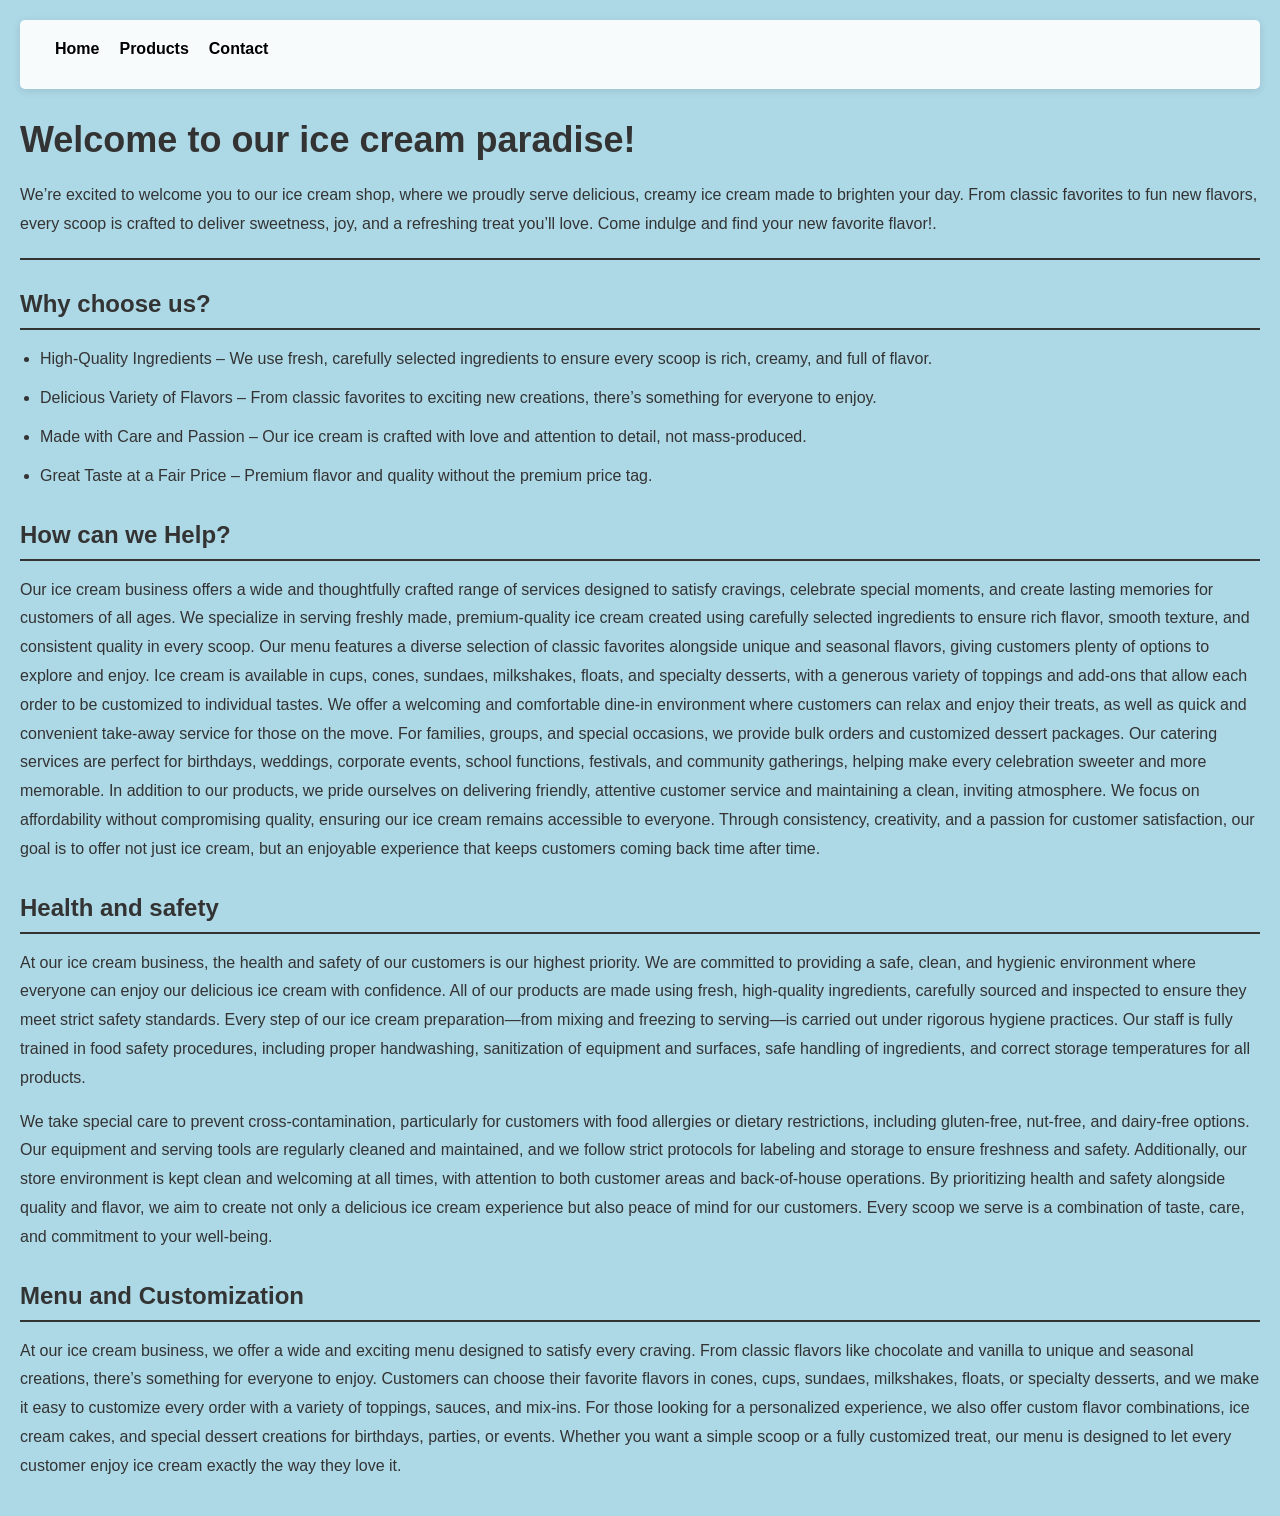
<file: index.html>
<!DOCTYPE html>
<html lang="en">
<head>
     <meta charset="utf-8">
	 <title>home page</title>
	 <style>
	   * {
	     margin: 0;
	     padding: 0;
	     box-sizing: border-box;
	   }
	   
	   body {
	     background-color: lightblue;
	     font-family: Arial, sans-serif;
	     padding: 20px;
	   }
	   
	   header {
	     margin-bottom: 30px;
	   }
	   
	   .navbar {
	     background-color: rgba(255, 255, 255, 0.9);
	     padding: 15px;
	     border-radius: 5px;
	     box-shadow: 0 2px 8px rgba(0,0,0,0.1);
	   }
	   
	   .navbar ul {
	     list-style-type: none;
	     display: flex;
	     gap: 20px;
	   }
	   
	   .navbar a {
	     color: black;
	     text-decoration: none;
	     font-weight: bold;
	     font-size: 16px;
	   }
	   
	   .navbar a:hover {
	     text-decoration: underline;
	   }
	   
	   h1 {
	     font-size: 36px;
	     margin-bottom: 20px;
	     color: #333;
	   }
	   
	   h2 {
	     font-size: 24px;
	     margin-top: 30px;
	     margin-bottom: 15px;
	     color: #333;
	     border-bottom: 2px solid #333;
	     padding-bottom: 10px;
	   }
	   
	   p {
	     line-height: 1.8;
	     color: #333;
	     margin-bottom: 15px;
	   }
	   
	   ul {
	     margin-left: 20px;
	     line-height: 1.8;
	   }
	   
	   li {
	     margin-bottom: 10px;
	     color: #333;
	   }
	   
	   hr {
	     margin: 20px 0;
	     border: none;
	     border-top: 2px solid #333;
	   }
	 </style>
</head>

<body>
     <header>
	<nav class="navbar">
    <ul>
        <li><a href="index.html">Home</a></li>
        <li><a href="products.html">Products</a></li>
        <li><a href="contact.html">Contact</a></li>
    </ul>
</nav>

	 
	 </header>
	 <h1>Welcome to our ice cream paradise!</h1>
	 <p>We’re excited to welcome you to our ice cream shop, where we proudly serve delicious, creamy ice cream made to brighten your day. From classic favorites to fun new flavors, every scoop is crafted to deliver sweetness, joy, and a refreshing treat you’ll love. Come indulge and find your new favorite flavor!.</p>

<hr>

<h2>Why choose us?</h2>
<ul>
    <li>High-Quality Ingredients – We use fresh, carefully selected ingredients to ensure every scoop is rich, creamy, and full of flavor.</li>
	<li>Delicious Variety of Flavors – From classic favorites to exciting new creations, there’s something for everyone to enjoy.</li>
	<li>Made with Care and Passion – Our ice cream is crafted with love and attention to detail, not mass-produced.</li>
	<li>Great Taste at a Fair Price – Premium flavor and quality without the premium price tag.</li>
	</ul>
	
<h2> How can we Help?</h2>
 
     <p>Our ice cream business offers a wide and thoughtfully crafted range of services designed to satisfy cravings, celebrate special moments, and create lasting memories for customers of all ages. We specialize in serving freshly made, premium-quality ice cream created using carefully selected ingredients to ensure rich flavor, smooth texture, and consistent quality in every scoop. Our menu features a diverse selection of classic favorites alongside unique and seasonal flavors, giving customers plenty of options to explore and enjoy. Ice cream is available in cups, cones, sundaes, milkshakes, floats, and specialty desserts, with a generous variety of toppings and add-ons that allow each order to be customized to individual tastes.

We offer a welcoming and comfortable dine-in environment where customers can relax and enjoy their treats, as well as quick and convenient take-away service for those on the move. For families, groups, and special occasions, we provide bulk orders and customized dessert packages. Our catering services are perfect for birthdays, weddings, corporate events, school functions, festivals, and community gatherings, helping make every celebration sweeter and more memorable.

In addition to our products, we pride ourselves on delivering friendly, attentive customer service and maintaining a clean, inviting atmosphere. We focus on affordability without compromising quality, ensuring our ice cream remains accessible to everyone. Through consistency, creativity, and a passion for customer satisfaction, our goal is to offer not just ice cream, but an enjoyable experience that keeps customers coming back time after time.</p>

    <h2>Health and safety</h2>
	 
	<p>At our ice cream business, the health and safety of our customers is our highest priority. We are committed to providing a safe, clean, and hygienic environment where everyone can enjoy our delicious ice cream with confidence. All of our products are made using fresh, high-quality ingredients, carefully sourced and inspected to ensure they meet strict safety standards. Every step of our ice cream preparation—from mixing and freezing to serving—is carried out under rigorous hygiene practices. Our staff is fully trained in food safety procedures, including proper handwashing, sanitization of equipment and surfaces, safe handling of ingredients, and correct storage temperatures for all products.</p>
	<p>We take special care to prevent cross-contamination, particularly for customers with food allergies or dietary restrictions, including gluten-free, nut-free, and dairy-free options. Our equipment and serving tools are regularly cleaned and maintained, and we follow strict protocols for labeling and storage to ensure freshness and safety. Additionally, our store environment is kept clean and welcoming at all times, with attention to both customer areas and back-of-house operations.

By prioritizing health and safety alongside quality and flavor, we aim to create not only a delicious ice cream experience but also peace of mind for our customers. Every scoop we serve is a combination of taste, care, and commitment to your well-being.</p>
  
    <h2> Menu and Customization</h2>
	
	<p>At our ice cream business, we offer a wide and exciting menu designed to satisfy every craving. From classic flavors like chocolate and vanilla to unique and seasonal creations, there’s something for everyone to enjoy. Customers can choose their favorite flavors in cones, cups, sundaes, milkshakes, floats, or specialty desserts, and we make it easy to customize every order with a variety of toppings, sauces, and mix-ins. For those looking for a personalized experience, we also offer custom flavor combinations, ice cream cakes, and special dessert creations for birthdays, parties, or events. Whether you want a simple scoop or a fully customized treat, our menu is designed to let every customer enjoy ice cream exactly the way they love it.</P>
</file>
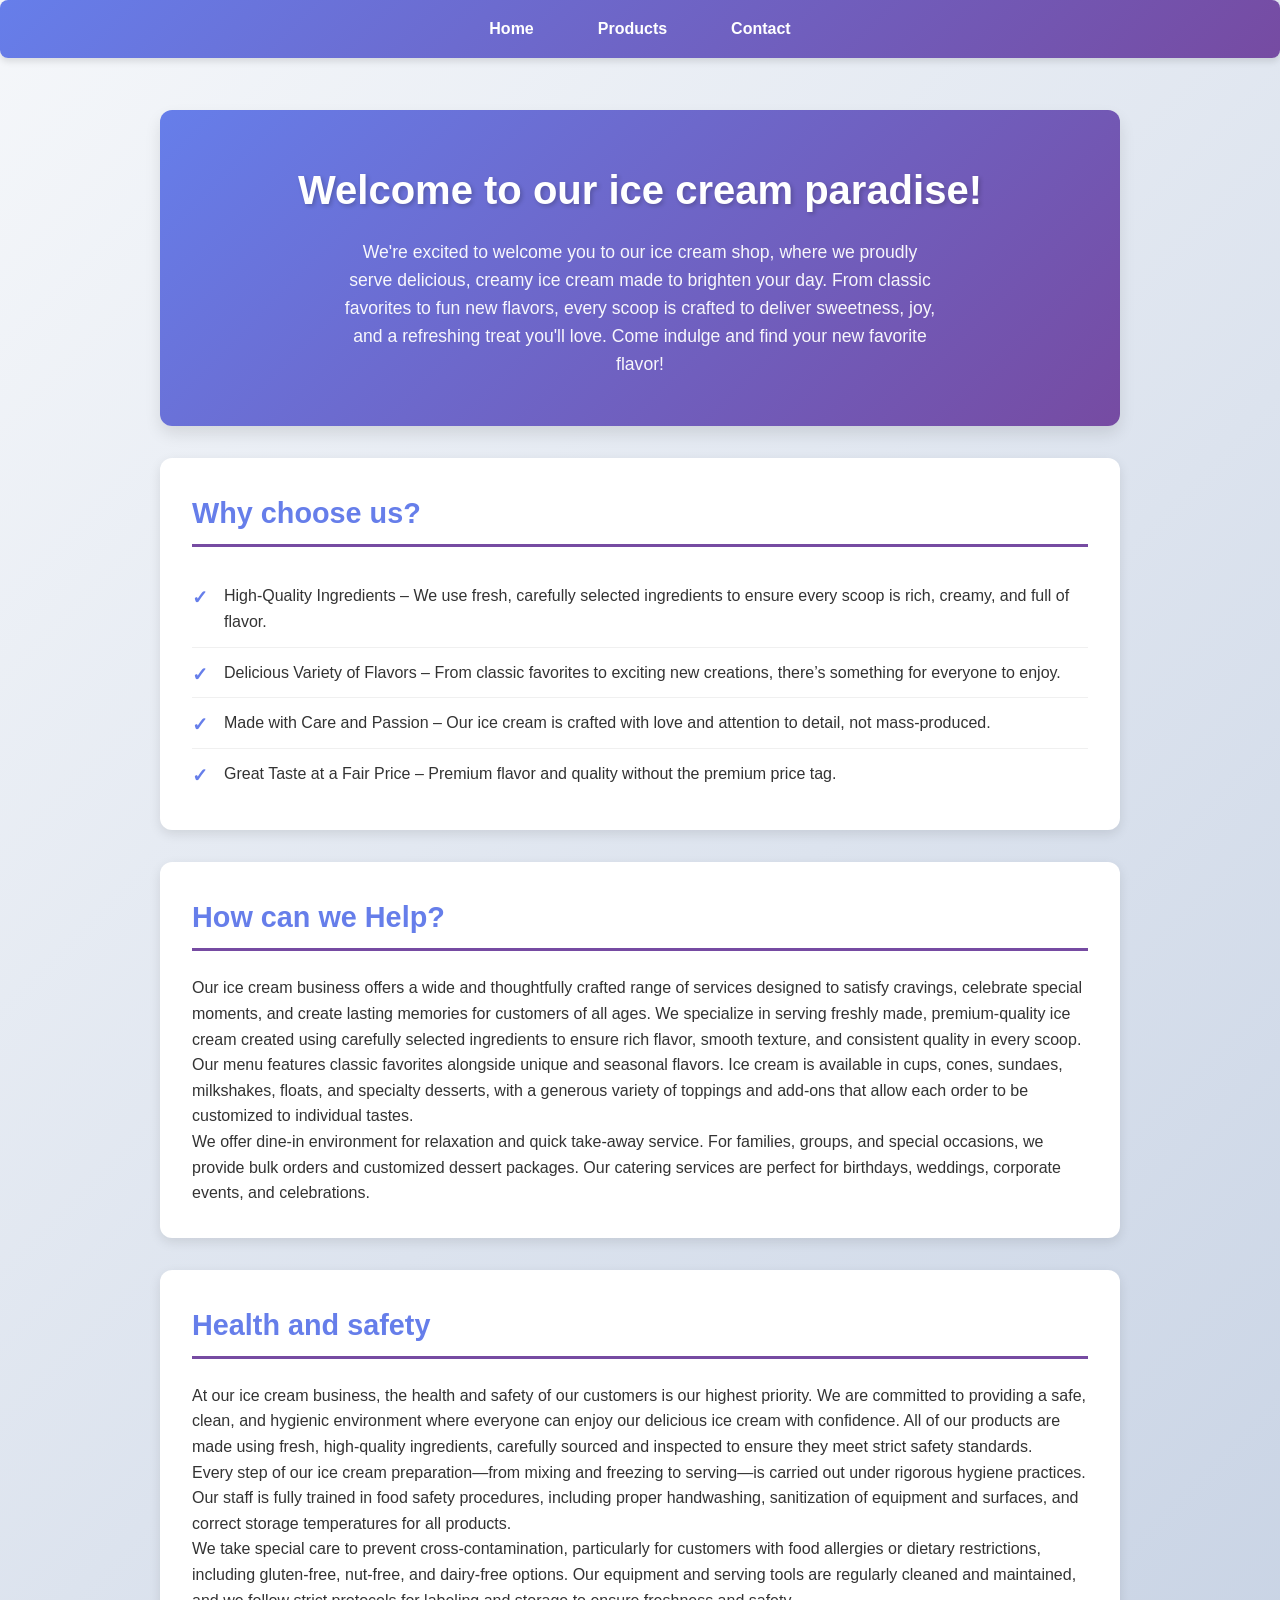
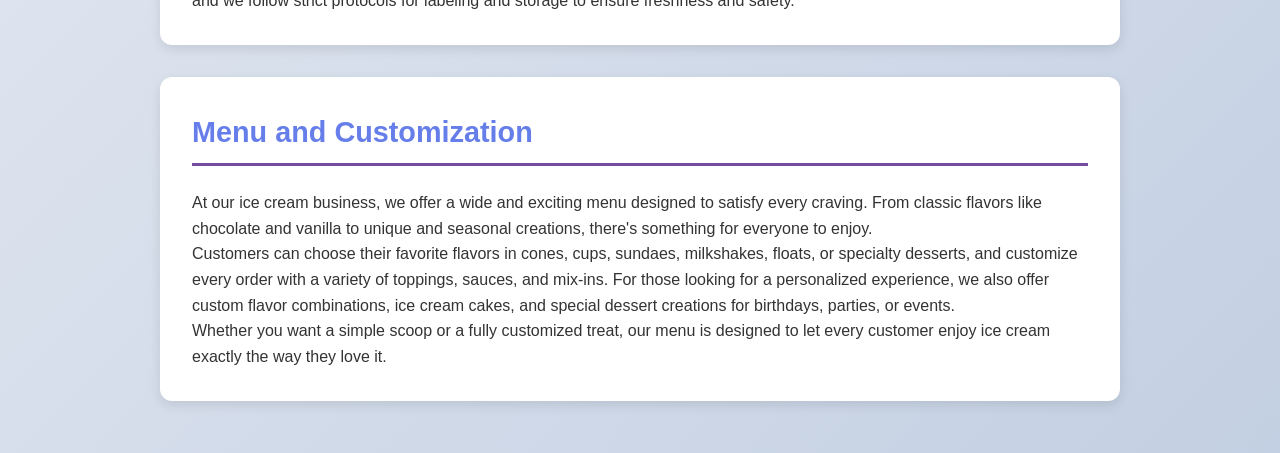
<file: HTML/Index.html>
<!DOCTYPE html>
<html lang="en">
<head>
  <meta charset="utf-8">
  <meta name="viewport" content="width=device-width, initial-scale=1.0">
  <title>Home - Ice Cream Shop</title>
  <link rel="stylesheet" href="CSS/style.css">
</head>

<body>
  <nav class="navbar">
    <ul>
      <li><a href="index.html">Home</a></li>
      <li><a href="products.html">Products</a></li>
      <li><a href="contact.html">Contact</a></li>
    </ul>
  </nav>
	 
	 <div class="container">
	 
	 <div class="header-section">
	   <h1>Welcome to our ice cream paradise!</h1>
	   <p>We're excited to welcome you to our ice cream shop, where we proudly serve delicious, creamy ice cream made to brighten your day. From classic favorites to fun new flavors, every scoop is crafted to deliver sweetness, joy, and a refreshing treat you'll love. Come indulge and find your new favorite flavor!</p>
	 </div>

	 <div class="section">
	   <h2>Why choose us?</h2>
<ul>
    <li>High-Quality Ingredients – We use fresh, carefully selected ingredients to ensure every scoop is rich, creamy, and full of flavor.</li>
	<li>Delicious Variety of Flavors – From classic favorites to exciting new creations, there’s something for everyone to enjoy.</li>
	<li>Made with Care and Passion – Our ice cream is crafted with love and attention to detail, not mass-produced.</li>
	<li>Great Taste at a Fair Price – Premium flavor and quality without the premium price tag.</li>
	   </ul>
	 </div>
	 
	 <div class="section">
	   <h2>How can we Help?</h2>
	   <p>Our ice cream business offers a wide and thoughtfully crafted range of services designed to satisfy cravings, celebrate special moments, and create lasting memories for customers of all ages. We specialize in serving freshly made, premium-quality ice cream created using carefully selected ingredients to ensure rich flavor, smooth texture, and consistent quality in every scoop.</p>
	   
	   <p>Our menu features classic favorites alongside unique and seasonal flavors. Ice cream is available in cups, cones, sundaes, milkshakes, floats, and specialty desserts, with a generous variety of toppings and add-ons that allow each order to be customized to individual tastes.</p>
	   
	   <p>We offer dine-in environment for relaxation and quick take-away service. For families, groups, and special occasions, we provide bulk orders and customized dessert packages. Our catering services are perfect for birthdays, weddings, corporate events, and celebrations.</p>
	 </div>
	 
	 <div class="section">
	   <h2>Health and safety</h2>
	   <p>At our ice cream business, the health and safety of our customers is our highest priority. We are committed to providing a safe, clean, and hygienic environment where everyone can enjoy our delicious ice cream with confidence. All of our products are made using fresh, high-quality ingredients, carefully sourced and inspected to ensure they meet strict safety standards.</p>
	   
	   <p>Every step of our ice cream preparation—from mixing and freezing to serving—is carried out under rigorous hygiene practices. Our staff is fully trained in food safety procedures, including proper handwashing, sanitization of equipment and surfaces, and correct storage temperatures for all products.</p>
	   
	   <p>We take special care to prevent cross-contamination, particularly for customers with food allergies or dietary restrictions, including gluten-free, nut-free, and dairy-free options. Our equipment and serving tools are regularly cleaned and maintained, and we follow strict protocols for labeling and storage to ensure freshness and safety.</p>
	 </div>
	 
	 <div class="section">
	   <h2>Menu and Customization</h2>
	   <p>At our ice cream business, we offer a wide and exciting menu designed to satisfy every craving. From classic flavors like chocolate and vanilla to unique and seasonal creations, there's something for everyone to enjoy.</p>
	   
	   <p>Customers can choose their favorite flavors in cones, cups, sundaes, milkshakes, floats, or specialty desserts, and customize every order with a variety of toppings, sauces, and mix-ins. For those looking for a personalized experience, we also offer custom flavor combinations, ice cream cakes, and special dessert creations for birthdays, parties, or events.</p>
	   
	   <p>Whether you want a simple scoop or a fully customized treat, our menu is designed to let every customer enjoy ice cream exactly the way they love it.</p>
	 </div>
	 
	 </div>

</body>
</file>
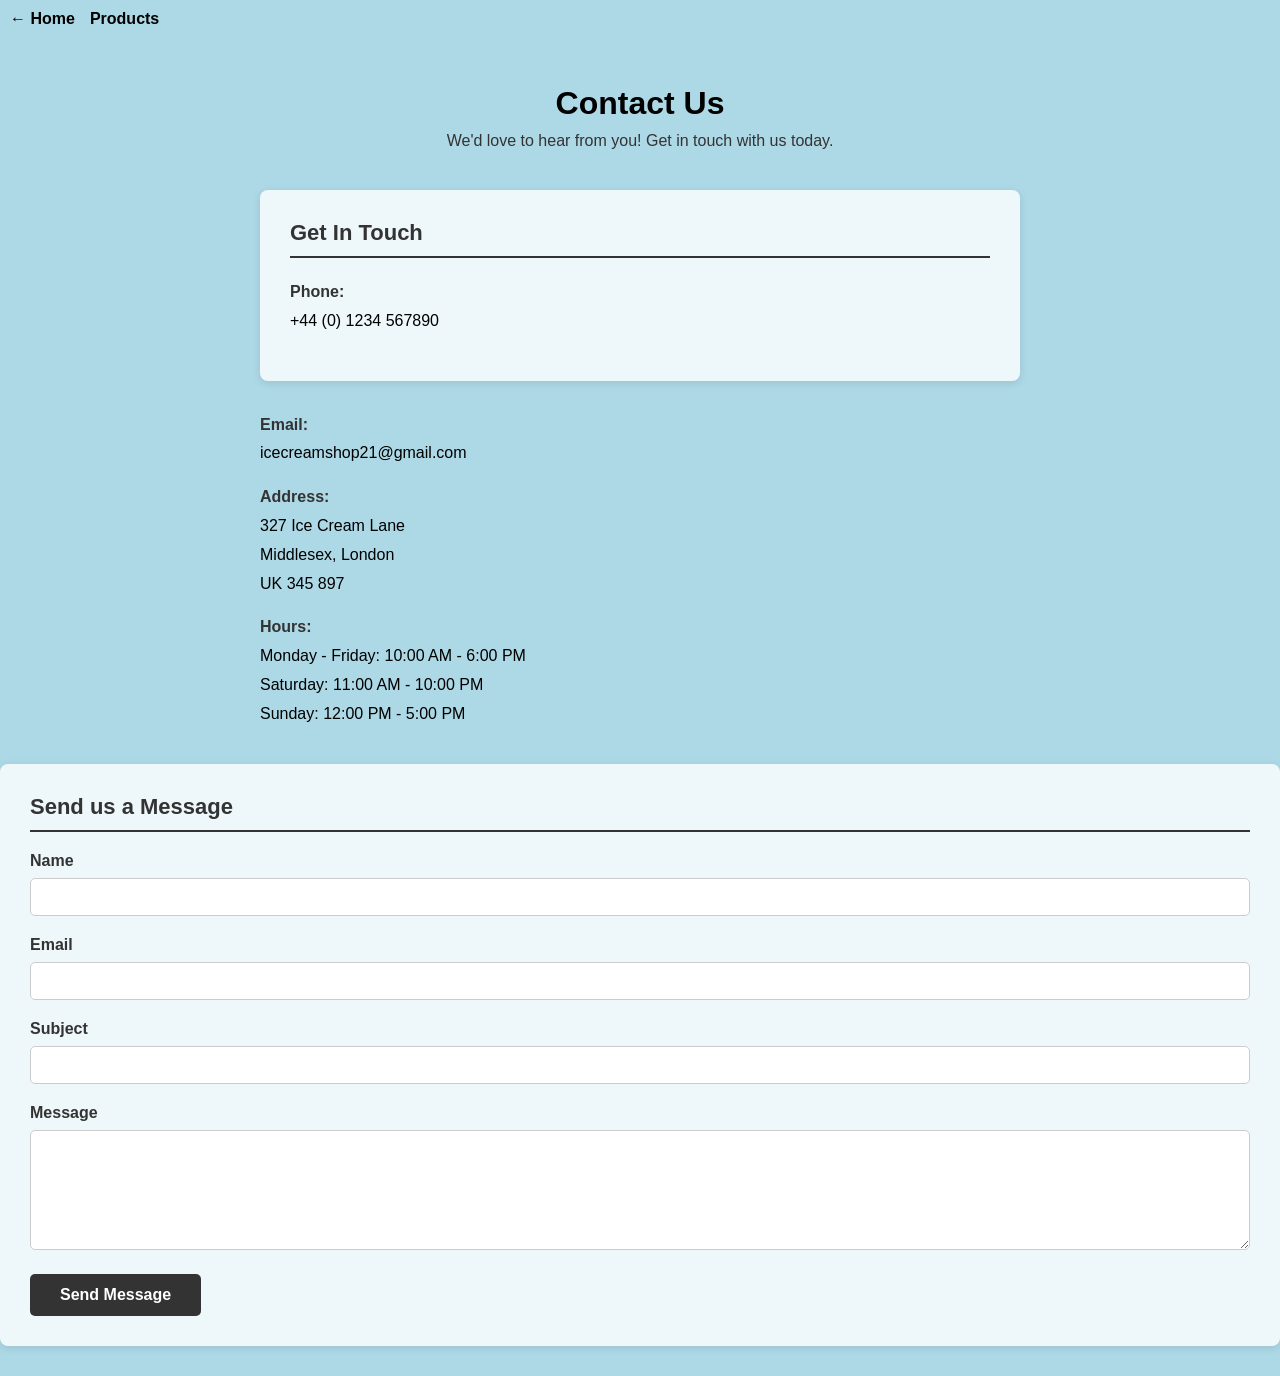
<file: contact.html>
<!DOCTYPE html>
<html lang="en">
<head>
  <meta charset="utf-8">
  <title>Contact Us - Ice Cream Shop</title>
  <style>
    * {
      margin: 0;
      padding: 0;
      box-sizing: border-box;
    }
    
    body {
      background-color: lightblue;
      font-family: Arial, sans-serif;
      padding-top: 50px;
    }
    
    .nav-links {
      position: fixed;
      top: 10px;
      left: 10px;
      color: black;
      font-size: 16px;
      font-weight: bold;
      z-index: 100;
      display: flex;
      gap: 15px;
    }
    
    .nav-links a {
      color: black;
      text-decoration: none;
    }
    
    .nav-links a:hover {
      text-decoration: underline;
    }
    
    .container {
      max-width: 800px;
      margin: 0 auto;
      padding: 20px;
    }
    
    .header-section {
      text-align: center;
      margin-bottom: 40px;
    }
    
    .header-section h1 {
      margin: 15px 0 10px 0;
      font-size: 32px;
    }
    
    .header-section p {
      font-size: 16px;
      color: #333;
    }
    
    .contact-section {
      background-color: rgba(255, 255, 255, 0.8);
      padding: 30px;
      border-radius: 8px;
      box-shadow: 0 2px 8px rgba(0,0,0,0.1);
      margin-bottom: 30px;
    }
    
    .contact-section h2 {
      font-size: 22px;
      margin-bottom: 20px;
      color: #333;
      border-bottom: 2px solid #333;
      padding-bottom: 10px;
    }
    
    .contact-info {
      margin-bottom: 15px;
      line-height: 1.8;
    }
    
    .contact-info strong {
      color: #333;
    }
    
    .form-group {
      margin-bottom: 20px;
    }
    
    .form-group label {
      display: block;
      margin-bottom: 8px;
      font-weight: bold;
      color: #333;
    }
    
    .form-group input,
    .form-group textarea {
      width: 100%;
      padding: 10px;
      border: 1px solid #ccc;
      border-radius: 5px;
      font-family: Arial, sans-serif;
      font-size: 14px;
    }
    
    .form-group textarea {
      resize: vertical;
      min-height: 120px;
    }
    
    .form-group input:focus,
    .form-group textarea:focus {
      outline: none;
      border-color: #333;
      box-shadow: 0 0 5px rgba(0,0,0,0.2);
    }
    
    .submit-btn {
      background-color: #333;
      color: white;
      padding: 12px 30px;
      border: none;
      border-radius: 5px;
      font-size: 16px;
      cursor: pointer;
      font-weight: bold;
    }
    
    .submit-btn:hover {
      background-color: #555;
    }
    
    .contact-grid {
      display: grid;
      grid-template-columns: repeat(auto-fit, minmax(300px, 1fr));
      gap: 20px;
      margin-bottom: 30px;
    }
  </style>
</head>

<body>
  <div class="nav-links">
    <a href="Index.html">← Home</a>
    <a href="products.html">Products</a>
  </div>
  
  <div class="container">
    <div class="header-section">
      <h1>Contact Us</h1>
      <p>We'd love to hear from you! Get in touch with us today.</p>
    </div>
    
    
      <div class="contact-section">
        <h2>Get In Touch</h2>
        <div class="contact-info">
          <strong>Phone:</strong><br>
        +44 (0) 1234 567890 </div>
        </div>
        <div class="contact-info">
          <strong>Email:</strong><br>
          icecreamshop21@gmail.com
        </div>
        <div class="contact-info">
          <strong>Address:</strong><br>
          327 Ice Cream Lane<br>
          Middlesex, London<br>
          UK 345 897
        </div>
        <div class="contact-info">
          <strong>Hours:</strong><br>
          Monday - Friday: 10:00 AM - 6:00 PM<br>
          Saturday: 11:00 AM - 10:00 PM<br>
          Sunday: 12:00 PM - 5:00 PM
        </div>
      </div>
      
      <div class="contact-section">
        <h2>Send us a Message</h2>
        <form>
          <div class="form-group">
            <label for="name">Name</label>
            <input type="text" id="name" name="name" required>
          </div>
          
          <div class="form-group">
            <label for="email">Email</label>
            <input type="email" id="email" name="email" required>
          </div>
          
          <div class="form-group">
            <label for="subject">Subject</label>
            <input type="text" id="subject" name="subject" required>
          </div>
          
          <div class="form-group">
            <label for="message">Message</label>
            <textarea id="message" name="message" required></textarea>
          </div>
          
          <button type="submit" class="submit-btn">Send Message</button>
        </form>
      </div>
    </div>
  </div>

</body>
</html>
</file>
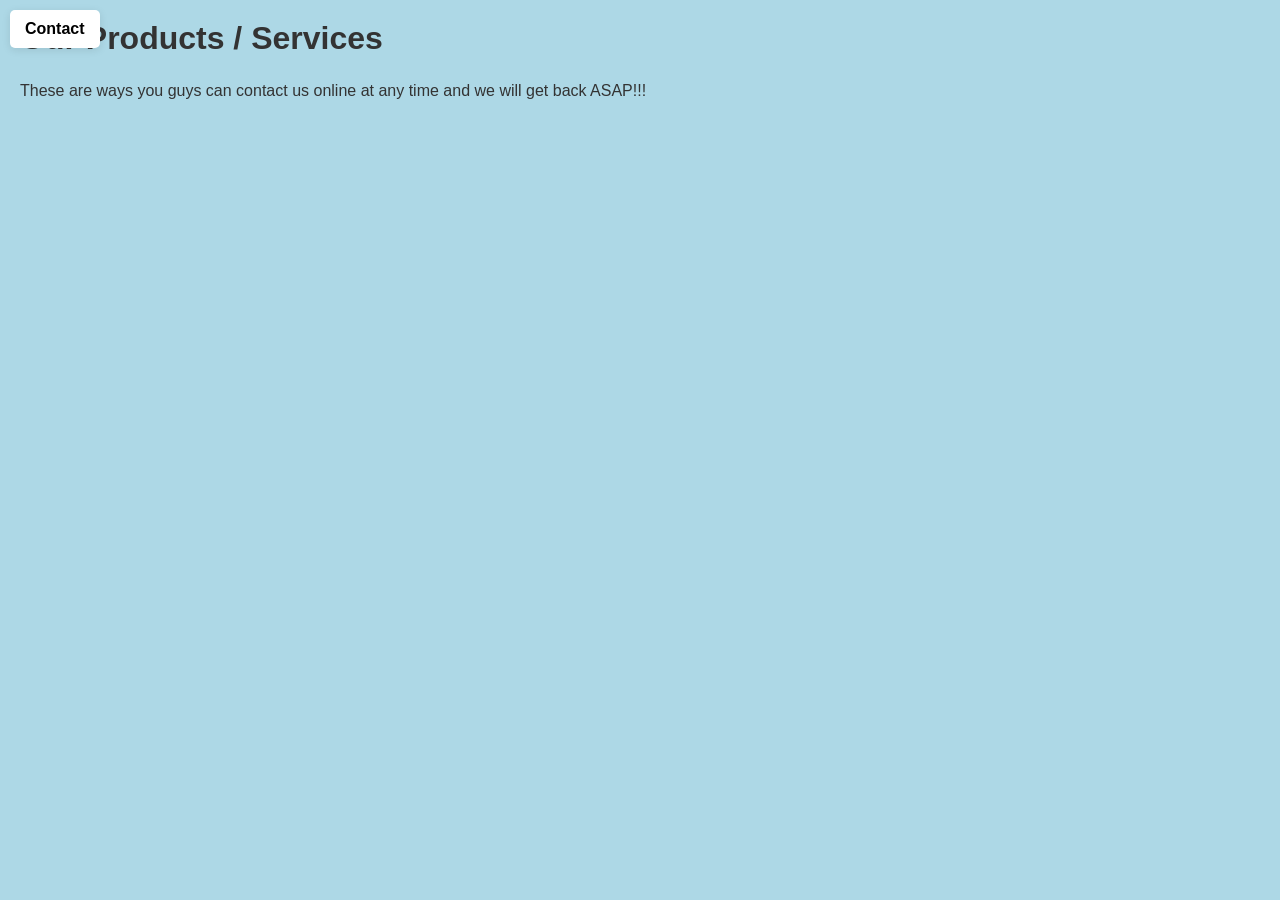
<file: CSS/Page3.html>
<!DOCTYPE html>
<html lang="en">
<head>
<meta charset="utf-8">
<title>Products</title>
<style>
  * {
    margin: 0;
    padding: 0;
    box-sizing: border-box;
  }
  
  body {
    background-color: lightblue;
    font-family: Arial, sans-serif;
    padding: 20px;
  }
  
  nav {
    background-color: rgba(255, 255, 255, 0.9);
    padding: 15px;
    border-radius: 5px;
    box-shadow: 0 2px 8px rgba(0,0,0,0.1);
    margin-bottom: 30px;
  }
  
  .navbar ul {
    list-style-type: none;
    display: flex;
    gap: 20px;
  }
  
  .navbar a {
    color: black;
    text-decoration: none;
    font-weight: bold;
    font-size: 16px;
  }
  
  .navbar a:hover {
    text-decoration: underline;
  }
  
  h1 {
    font-size: 32px;
    margin-bottom: 20px;
    color: #333;
  }
  
  h2 {
    font-size: 24px;
    margin-bottom: 15px;
    color: #333;
    border-bottom: 2px solid #333;
    padding-bottom: 10px;
  }
  
  p {
    line-height: 1.8;
    color: #333;
    margin-bottom: 15px;
  }
  
  .contact-link {
    position: fixed;
    top: 10px;
    left: 10px;
    background-color: white;
    padding: 10px 15px;
    border-radius: 5px;
    box-shadow: 0 2px 8px rgba(0,0,0,0.1);
    z-index: 100;
  }
  
  .contact-link a {
    color: black;
    text-decoration: none;
    font-weight: bold;
    font-size: 16px;
  }
  
  .contact-link a:hover {
    text-decoration: underline;
  }
</style>
</head>
<body>
<div class="contact-link">
  <a href="contact.html">Contact</a>
</div>
<h1>Our Products / Services</h1>
<p>These are ways you guys can contact us online at any time and we will get back ASAP!!!</p>
</body>
</html>
</file>
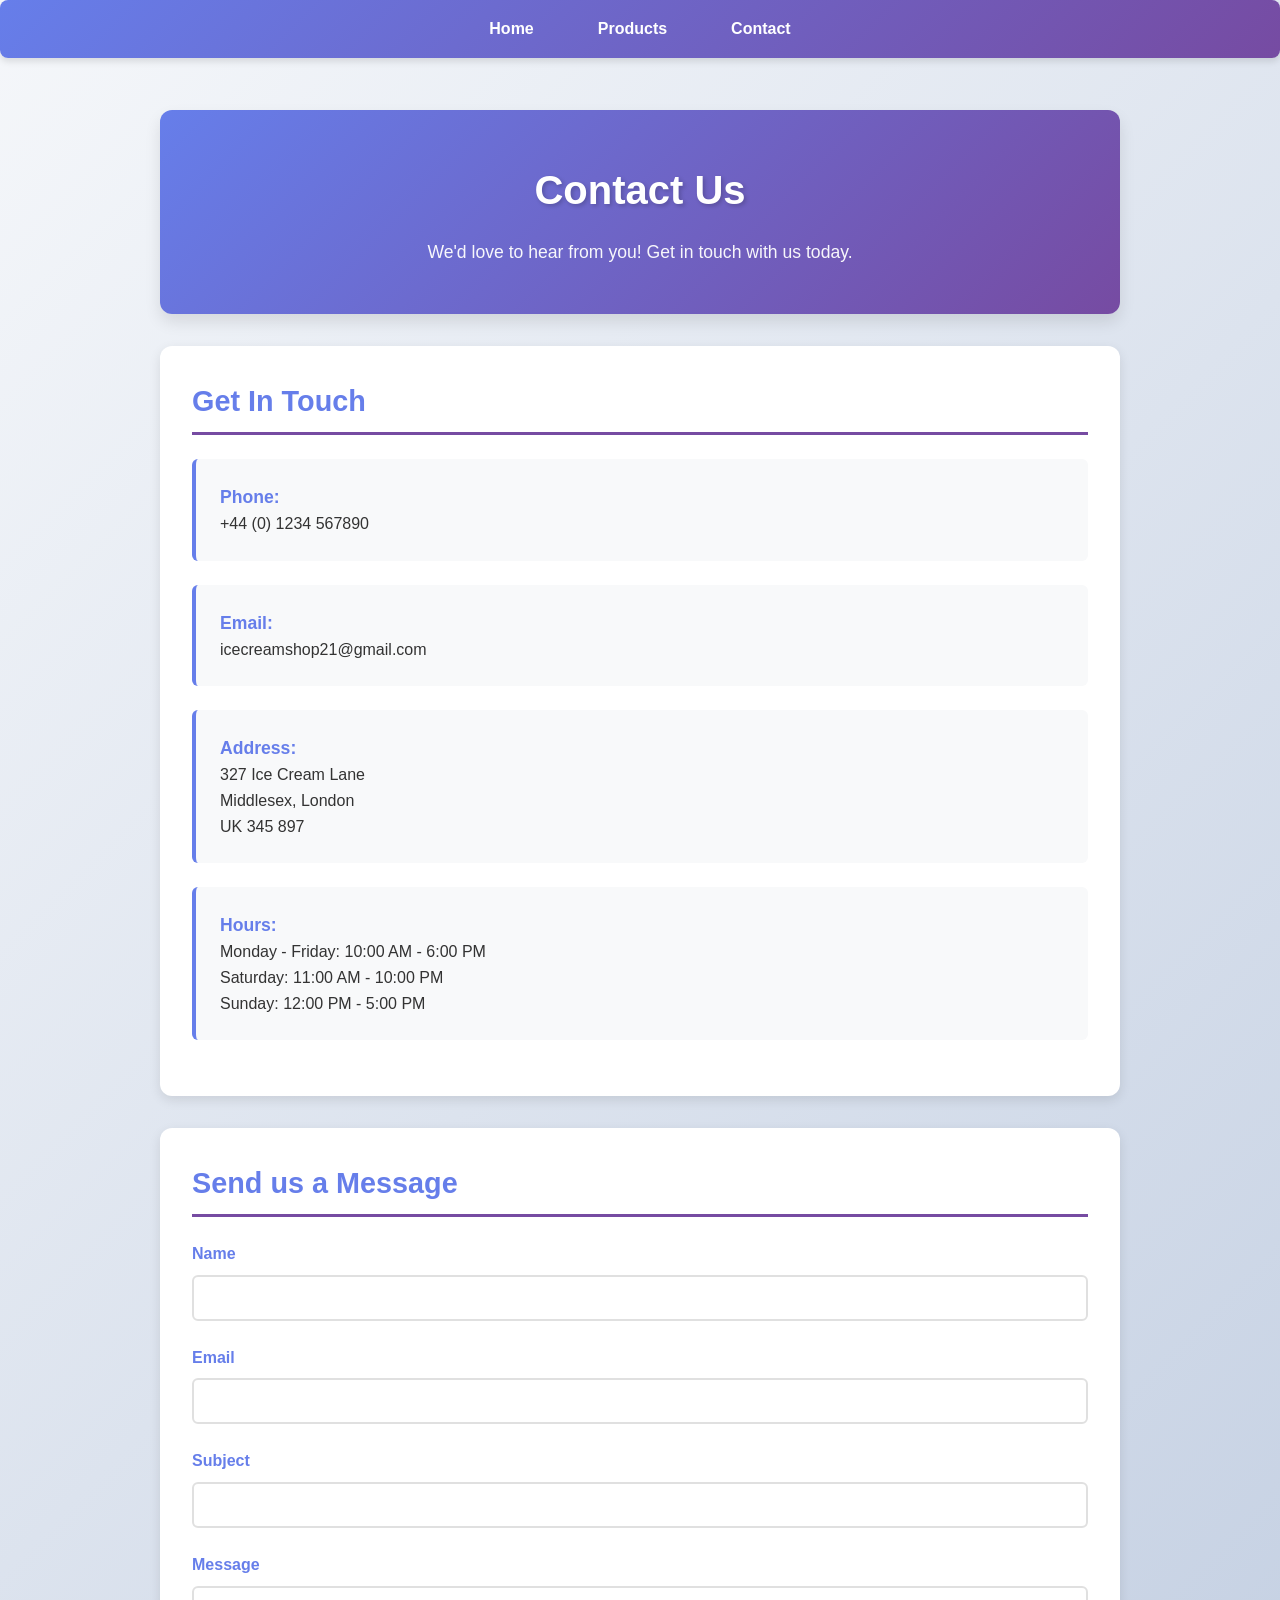
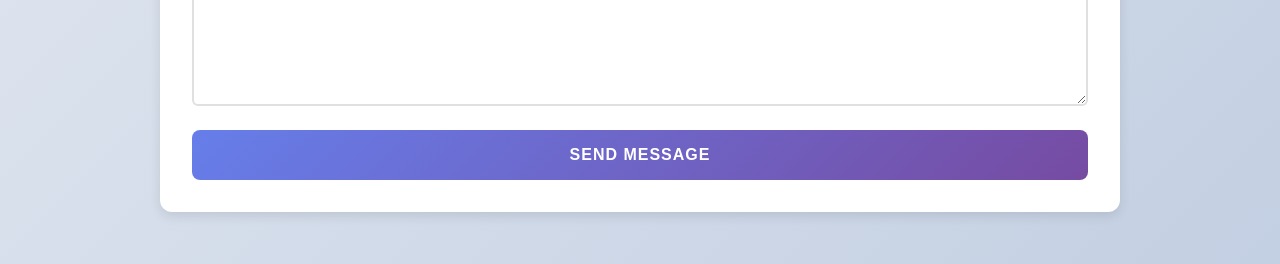
<file: HTML/contact.html>
<!DOCTYPE html>
<html lang="en">
<head>
  <meta charset="utf-8">
  <meta name="viewport" content="width=device-width, initial-scale=1.0">
  <title>Contact Us - Ice Cream Shop</title>
  <link rel="stylesheet" href="CSS/style.css">
</head>

<body>
  <nav class="navbar">
    <ul>
      <li><a href="index.html">Home</a></li>
      <li><a href="products.html">Products</a></li>
      <li><a href="contact.html">Contact</a></li>
    </ul>
  </nav>
  
  <div class="container">
    <div class="header-section">
      <h1>Contact Us</h1>
      <p>We'd love to hear from you! Get in touch with us today.</p>
    </div>
    
    
      <div class="contact-section">
        <h2>Get In Touch</h2>
        <div class="contact-info">
          <strong>Phone:</strong><br>
          +44 (0) 1234 567890
        </div>
        <div class="contact-info">
          <strong>Email:</strong><br>
          icecreamshop21@gmail.com
        </div>
        <div class="contact-info">
          <strong>Address:</strong><br>
          327 Ice Cream Lane<br>
          Middlesex, London<br>
          UK 345 897
        </div>
        <div class="contact-info">
          <strong>Hours:</strong><br>
          Monday - Friday: 10:00 AM - 6:00 PM<br>
          Saturday: 11:00 AM - 10:00 PM<br>
          Sunday: 12:00 PM - 5:00 PM
        </div>
      </div>
      
      <div class="contact-section">
        <h2>Send us a Message</h2>
        <form id="contactForm">
          <div class="form-group">
            <label for="name">Name</label>
            <input type="text" id="name" name="name" required>
          </div>
          
          <div class="form-group">
            <label for="email">Email</label>
            <input type="email" id="email" name="email" required>
          </div>
          
          <div class="form-group">
            <label for="subject">Subject</label>
            <input type="text" id="subject" name="subject" required>
          </div>
          
          <div class="form-group">
            <label for="message">Message</label>
            <textarea id="message" name="message" required></textarea>
          </div>
          
          <button type="submit" class="submit-btn">Send Message</button>
        </form>
        <div id="successMessage" style="display: none; margin-top: 20px; padding: 15px; background: #4caf50; color: white; border-radius: 8px; text-align: center; font-weight: 600;">
          Thank you for your message! We'll get back to you soon.
        </div>
      </div>
    </div>
  </div>

<script>
  document.getElementById('contactForm').addEventListener('submit', function(e) {
    e.preventDefault();
    
    // Hide form and show success message
    document.getElementById('contactForm').style.display = 'none';
    document.getElementById('successMessage').style.display = 'block';
    
    // Optional: Reset form after 3 seconds and show it again
    setTimeout(function() {
      document.getElementById('contactForm').reset();
      document.getElementById('contactForm').style.display = 'block';
      document.getElementById('successMessage').style.display = 'none';
    }, 3000);
  });
</script>
</file>
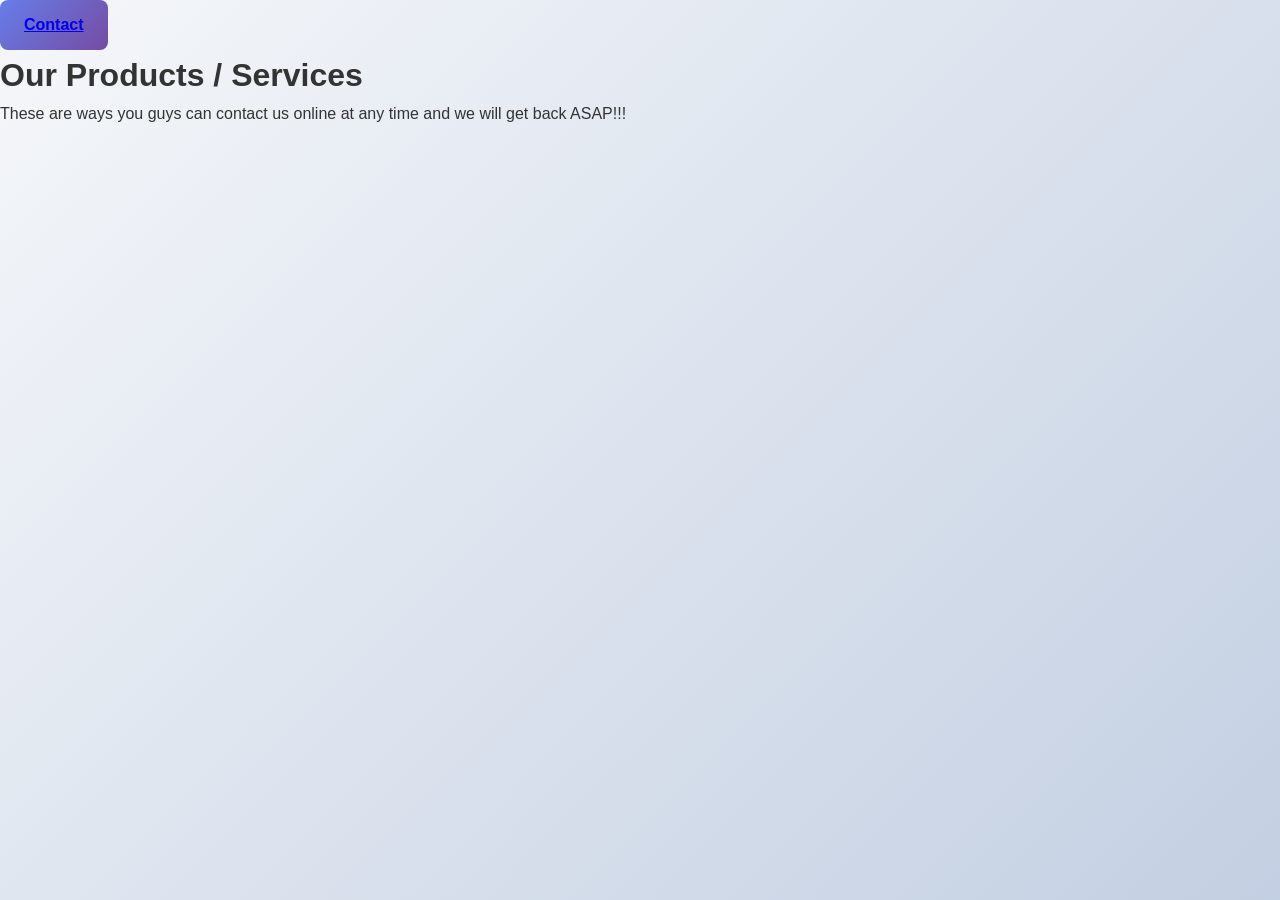
<file: HTML/Page3.html>
<!DOCTYPE html>
<html lang="en">
<head>
<meta charset="utf-8">
<title>Products</title>
<link rel="stylesheet" href="CSS/style.css">
</head>
<body>
<div class="contact-link">
  <a href="contact.html">Contact</a>
</div>
<h1>Our Products / Services</h1>
<p>These are ways you guys can contact us online at any time and we will get back ASAP!!!</p>
</body>
</html>
</file>
<file: HTML/CSS/style.css>
/* Global Styles */
* {
  margin: 0;
  padding: 0;
  box-sizing: border-box;
}

body {
  font-family: 'Segoe UI', Tahoma, Geneva, Verdana, sans-serif;
  line-height: 1.6;
  color: #333;
  background: linear-gradient(135deg, #f5f7fa 0%, #c3cfe2 100%);
  min-height: 100vh;
}

/* Container */
.container {
  max-width: 1000px;
  margin: 0 auto;
  padding: 20px;
}

/* Navigation */
.navbar {
  background: linear-gradient(135deg, #667eea 0%, #764ba2 100%);
  padding: 1rem;
  box-shadow: 0 4px 6px rgba(0, 0, 0, 0.1);
  margin-bottom: 2rem;
  border-radius: 8px;
}

.navbar ul {
  list-style: none;
  display: flex;
  justify-content: center;
  gap: 2rem;
  flex-wrap: wrap;
}

.navbar a {
  color: white;
  text-decoration: none;
  font-weight: 600;
  transition: all 0.3s ease;
  padding: 0.5rem 1rem;
  border-radius: 4px;
}

.navbar a:hover {
  background: rgba(255, 255, 255, 0.2);
  transform: translateY(-2px);
}

/* Navigation Links (for pages with back links) */
.nav-links {
  display: flex;
  gap: 1rem;
  margin-bottom: 2rem;
  justify-content: center;
  flex-wrap: wrap;
}

.nav-links a,
.back-link,
.contact-link {
  background: linear-gradient(135deg, #667eea 0%, #764ba2 100%);
  color: white;
  text-decoration: none;
  padding: 0.75rem 1.5rem;
  border-radius: 8px;
  transition: all 0.3s ease;
  font-weight: 600;
  display: inline-block;
}

.nav-links a:hover,
.back-link:hover,
.contact-link:hover {
  transform: translateY(-3px);
  box-shadow: 0 6px 12px rgba(102, 126, 234, 0.4);
}

/* Header Section */
.header-section {
  background: linear-gradient(135deg, #667eea 0%, #764ba2 100%);
  color: white;
  padding: 3rem 2rem;
  border-radius: 12px;
  margin-bottom: 2rem;
  text-align: center;
  box-shadow: 0 8px 16px rgba(0, 0, 0, 0.1);
}

.header-section h1 {
  font-size: 2.5rem;
  margin-bottom: 1rem;
  text-shadow: 2px 2px 4px rgba(0, 0, 0, 0.2);
}

.header-section p {
  font-size: 1.1rem;
  opacity: 0.95;
  max-width: 600px;
  margin: 0 auto;
}

/* Contact Section */
.contact-section {
  background: white;
  padding: 2rem;
  margin-bottom: 2rem;
  border-radius: 12px;
  box-shadow: 0 4px 12px rgba(0, 0, 0, 0.1);
}

.contact-section h2 {
  color: #667eea;
  margin-bottom: 1.5rem;
  font-size: 1.8rem;
  border-bottom: 3px solid #764ba2;
  padding-bottom: 0.5rem;
}

/* Contact Info Grid */
.contact-info {
  background: #f8f9fa;
  padding: 1.5rem;
  margin-bottom: 1.5rem;
  border-left: 4px solid #667eea;
  border-radius: 6px;
  transition: all 0.3s ease;
}

.contact-info:hover {
  background: #f0f2ff;
  transform: translateX(5px);
}

.contact-info strong {
  color: #667eea;
  font-size: 1.1rem;
}

/* Form Styles */
form {
  display: grid;
  gap: 1.5rem;
}

.form-group {
  display: flex;
  flex-direction: column;
}

.form-group label {
  margin-bottom: 0.5rem;
  font-weight: 600;
  color: #667eea;
}

.form-group input,
.form-group textarea {
  padding: 0.75rem 1rem;
  border: 2px solid #e0e0e0;
  border-radius: 6px;
  font-size: 1rem;
  font-family: inherit;
  transition: all 0.3s ease;
}

.form-group input:focus,
.form-group textarea:focus {
  outline: none;
  border-color: #667eea;
  box-shadow: 0 0 0 3px rgba(102, 126, 234, 0.1);
  transform: scale(1.01);
}

.form-group textarea {
  min-height: 120px;
  resize: vertical;
}

/* Submit Button */
.submit-btn {
  background: linear-gradient(135deg, #667eea 0%, #764ba2 100%);
  color: white;
  padding: 1rem 2rem;
  border: none;
  border-radius: 8px;
  font-size: 1rem;
  font-weight: 600;
  cursor: pointer;
  transition: all 0.3s ease;
  text-transform: uppercase;
  letter-spacing: 1px;
}

.submit-btn:hover {
  transform: translateY(-3px);
  box-shadow: 0 8px 16px rgba(102, 126, 234, 0.4);
}

.submit-btn:active {
  transform: translateY(-1px);
}

/* Sections */
.section {
  background: white;
  padding: 2rem;
  margin-bottom: 2rem;
  border-radius: 12px;
  box-shadow: 0 4px 12px rgba(0, 0, 0, 0.1);
}

.section h2 {
  color: #667eea;
  margin-bottom: 1.5rem;
  font-size: 1.8rem;
  border-bottom: 3px solid #764ba2;
  padding-bottom: 0.5rem;
}

.section ul {
  list-style: none;
  padding-left: 0;
}

.section ul li {
  padding: 0.75rem 0 0.75rem 2rem;
  position: relative;
  border-bottom: 1px solid #f0f0f0;
}

.section ul li:before {
  content: "✓";
  position: absolute;
  left: 0;
  color: #667eea;
  font-weight: bold;
  font-size: 1.2rem;
}

.section ul li:last-child {
  border-bottom: none;
}

/* Image Gallery */
.image-gallery {
  display: flex;
  justify-content: center;
  gap: 2rem;
  margin-bottom: 2rem;
  flex-wrap: wrap;
}

.product-item {
  text-align: center;
  transition: all 0.3s ease;
}

.product-item img {
  border-radius: 12px;
  box-shadow: 0 6px 12px rgba(0, 0, 0, 0.15);
  transition: all 0.3s ease;
}

.product-item:hover img {
  transform: scale(1.05);
  box-shadow: 0 8px 16px rgba(102, 126, 234, 0.3);
}

.product-price {
  margin-top: 1rem;
  font-weight: 600;
  color: #667eea;
  font-size: 1.1rem;
}

/* Promotion Banner */
.promotion-banner {
  background: linear-gradient(135deg, #f093fb 0%, #f5576c 100%);
  color: white;
  padding: 1.5rem;
  border-radius: 8px;
  margin-bottom: 2rem;
  text-align: center;
  font-weight: 600;
  font-size: 1.1rem;
  box-shadow: 0 4px 12px rgba(0, 0, 0, 0.1);
  animation: pulse 2s infinite;
}

@keyframes pulse {
  0%, 100% { transform: scale(1); }
  50% { transform: scale(1.02); }
}

/* Services List */
.services-list {
  display: grid;
  gap: 1.5rem;
  grid-template-columns: repeat(auto-fit, minmax(250px, 1fr));
}

.service-item {
  background: linear-gradient(135deg, #f5f7fa 0%, #c3cfe2 100%);
  padding: 1.5rem;
  border-radius: 8px;
  border-left: 4px solid #667eea;
  transition: all 0.3s ease;
}

.service-item:hover {
  transform: translateY(-5px);
  box-shadow: 0 6px 12px rgba(102, 126, 234, 0.2);
}

/* Flavor Cards */
.flavor-section {
  display: grid;
  gap: 1.5rem;
  grid-template-columns: repeat(auto-fit, minmax(280px, 1fr));
}

.flavor-card {
  background: linear-gradient(135deg, #ffecd2 0%, #fcb69f 100%);
  padding: 1.5rem;
  border-radius: 12px;
  box-shadow: 0 4px 12px rgba(0, 0, 0, 0.1);
  transition: all 0.3s ease;
}

.flavor-card:hover {
  transform: translateY(-8px);
  box-shadow: 0 8px 20px rgba(0, 0, 0, 0.15);
}

.flavor-card h3 {
  color: #d63031;
  margin-bottom: 1rem;
  font-size: 1.3rem;
}

.flavor-card p {
  color: #333;
  font-size: 0.95rem;
  line-height: 1.7;
}

/* Responsive Design */
@media (max-width: 768px) {
  .header-section h1 {
    font-size: 1.8rem;
  }

  .navbar ul {
    gap: 1rem;
  }

  .contact-info {
    margin-bottom: 1rem;
  }

  .image-gallery {
    gap: 1rem;
  }

  .product-item img {
    width: 100%;
    max-width: 150px;
  }

  .flavor-section {
    grid-template-columns: 1fr;
  }
}

@media (max-width: 480px) {
  .container {
    padding: 15px;
  }

  .header-section {
    padding: 2rem 1rem;
  }

  .header-section h1 {
    font-size: 1.5rem;
  }

  .navbar ul {
    flex-direction: column;
    gap: 0.5rem;
  }

  .nav-links {
    flex-direction: column;
  }

  .nav-links a {
    width: 100%;
    text-align: center;
  }
}
</file>
